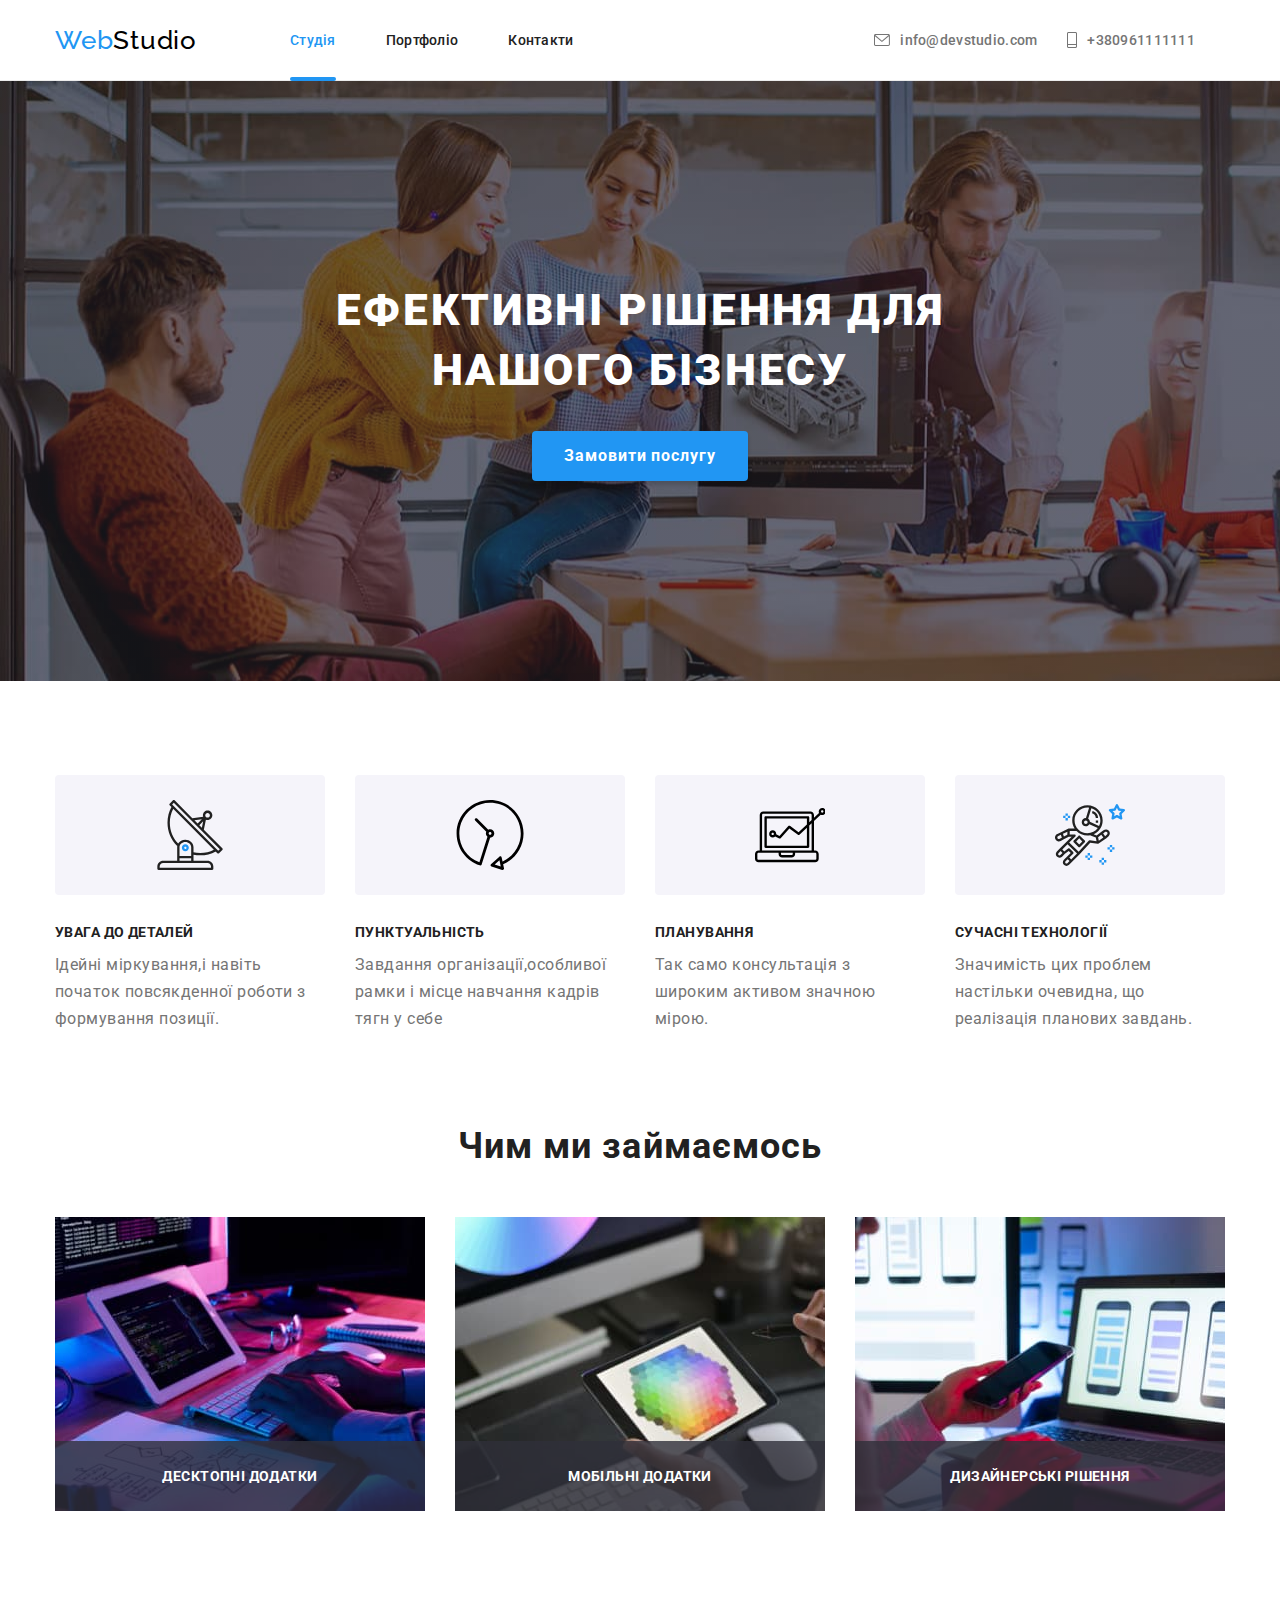
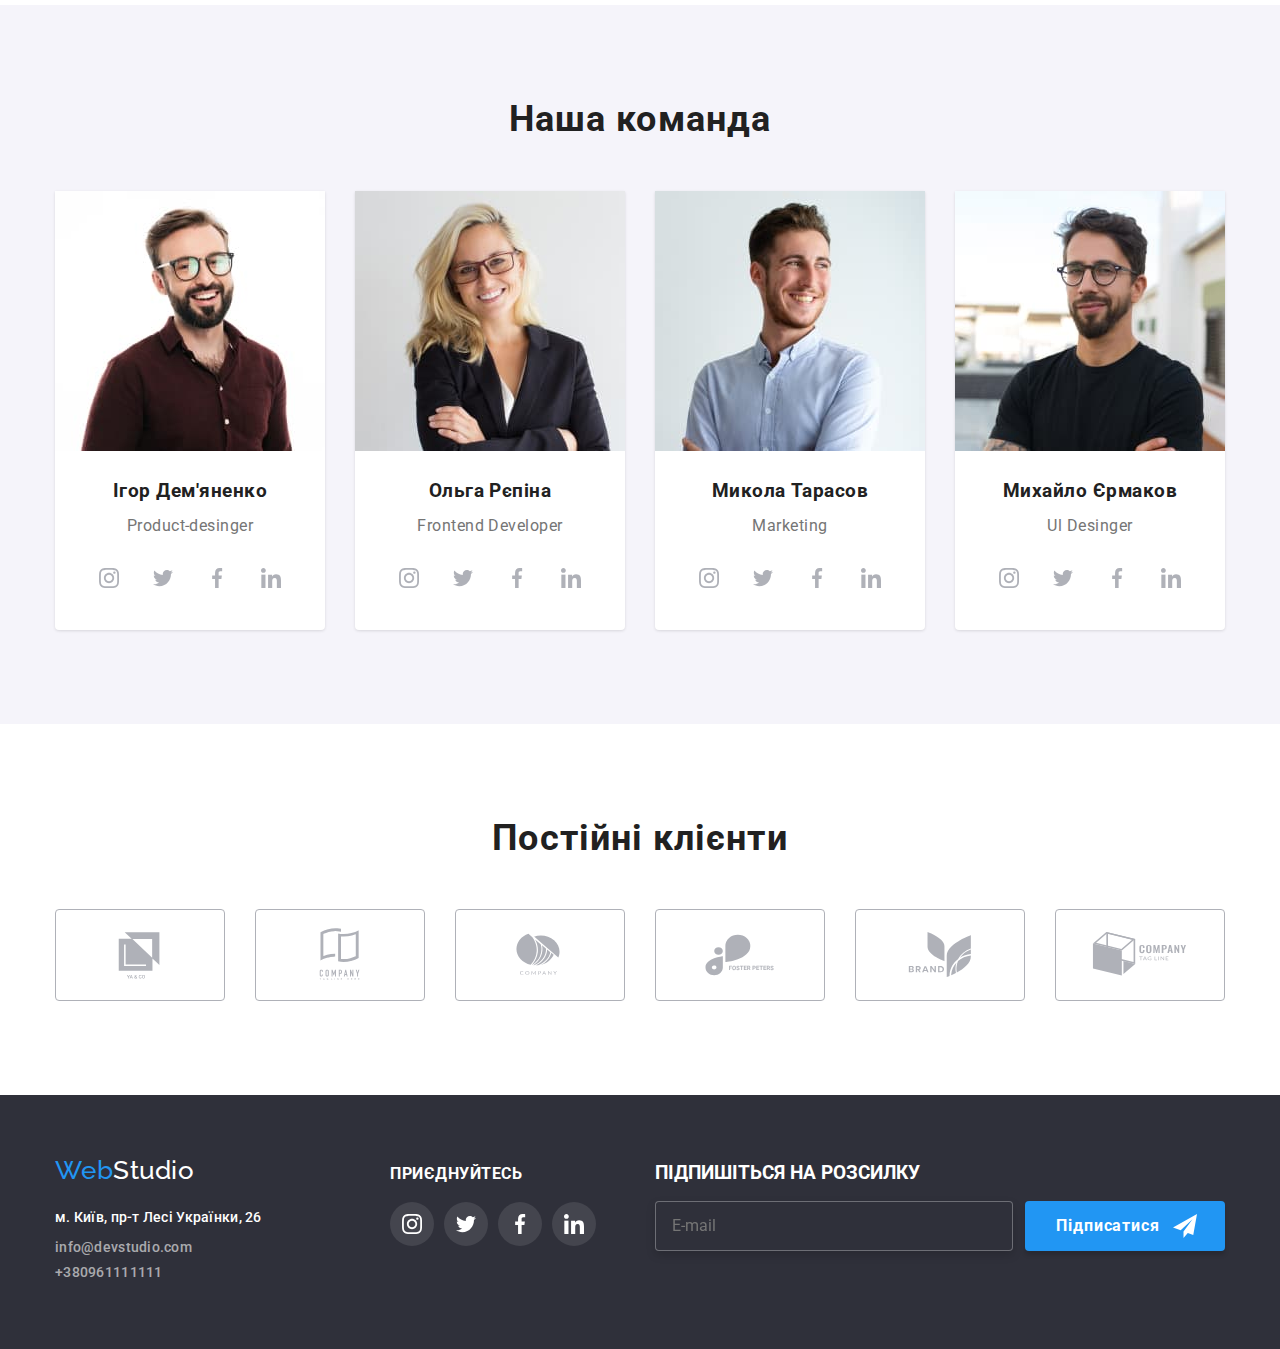
<file: index.html>
<!DOCTYPE html>
<html lang="uk">

<head>
  <meta charset="UTF-8" />
  <meta http-equiv="X-UA-Compatible" content="IE=edge" />
  <meta name="viewport" content="width=device-width, initial-scale=1.0" />
  <title>Ідеї для бізнесу</title>
  <link rel="stylesheet" href="https://cdnjs.cloudflare.com/ajax/libs/modern-normalize/1.1.0/modern-normalize.min.css">
  <link rel="stylesheet" href="./styles/styles.css" />
  <link rel="preconnect" href="https://fonts.googleapis.com" />
  <link rel="preconnect" href="https://fonts.gstatic.com" crossorigin />
  <link href="https://fonts.googleapis.com/css2?family=Raleway:wght@700&family=Roboto:wght@400;500;700;900&display=swap"
    rel="stylesheet" />
</head>

<body>
  <header class="header">
    <div class="conteiner box">
      <a href="./index.html" lang="en" class="logo link">
        <span class="logo-web">Web</span><span class="logo-studio">Studio</span>
      </a>
      <nav class="link link">
        <ul class="navigation list">
          <li><a class="link-curent link" href="#">Студія</a></li>
          <li><a class="link-pk link" href="portfolio.html">Портфоліо</a></li>
          <li><a class="link-k link" href="#">Контакти</a></li>
        </ul>
      </nav>
      <ul class="contacts-title list">
        <li class="fhone"><a class="mail link" href="mail:info@devstudio.com">
            <svg class="icon-b" width="16" height="12">
              <use href="./images/symbol-defs.svg#icon-lettr"></use>
            </svg>info@devstudio.com</a>
        </li>
        <li class="phone">
          <a href="+380961111111" class="mail link"><svg class="icon-b" width="10" height="16">
              <use href="./images/symbol-defs.svg#head-tel"></use>
            </svg>+380961111111</a>
        </li>
      </ul>
    </div>
  </header>
  <main>

    <section class="section-hero-title">
      <div class="conteiner">
        <h1 class="hero-title">Ефективні рішення для нашого бізнесу</h1>
        <button class="button" type="button" data-modal-open>Замовити послугу</button>
      </div>


    </section>
    <section class="section">
      <div class="conteiner benefit">
        <h2 class="visually-hidden ">Переваги</h2>
        <ul class="list list card-set ">
          <li class="benefit-li">
            <div class="border-box"><svg class="icon-brand-n" width="70" height="70">
                <use href="./images/symbol-defs.svg#icon-antenna"></use>
              </svg></div>
            <h3 class="benefit-title">Увага до деталей</h3>
            <p class="benefit-title-text">
              Ідейні міркування,і навіть початок повсякденної роботи з
              формування позиції.
            </p>
          </li>


          <li class="benefit-li">
            <div class="border-box"><svg class="icon-brand-n" width="70" height="70">
                <use href="./images/symbol-defs.svg#icon-timer"></use>
              </svg></div>
            <h3 class="benefit-title">Пунктуальність</h3>
            <p class="benefit-title-text">
              Завдання організації,особливої рамки i місце навчання кадрів тягн
              у себе
            </p>
          </li>


          <li class="benefit-li">
            <div class="border-box"><svg class="icon-bran-n" width="70" height="70">
                <use href="./images/symbol-defs.svg#icon-pk"></use>
              </svg></div>
            <h3 class="benefit-title">Планування</h3>
            <p class="benefit-title-text">
              Так само консультація з широким активом значною мірою.
            </p>
          </li>

          <li class="benefit-li">
            <div class="border-box"><svg class="icon-brand-n" width="70" height="70">
                <use href="./images/symbol-defs.svg#icon-ocsmo"></use>
              </svg></div>
            <h3 class="benefit-title">Сучасні технології</h3>
            <p class="benefit-title-text">
              Значимість цих проблем настільки очевидна, що реалізація планових
              завдань.
            </p>
          </li>

        </ul>
      </div>
    </section>

    <section class="benefit">
      <div class="conteiner">
        <h2 class="benefit-title-main">Чим ми займаємось</h2>
        <ul class="list list-card">
          <li class="images">
            <img src="./images/keybord.jpg" alt="друкують на клавіатурі" width="370" />
            <h3 class="push-text">десктопні додатки</h3>
          </li>
          <li class="images">
            <img src="./images/notebook.jpg" alt="в руці планшет" width="370" />
            <h3 class="push-text">Мобільні додатки</h3>
          </li>
          <li class="images">
            <img src="./images/smartphone.jpg" alt="в руці смартфон" width="370">

            <h3 class="push-text">Дизайнерські рішення</h3>
          </li>

        </ul>
      </div>
    </section>

    <section class="benefit-title-list">
      <div class="conteiner">
        <h2 class="benefit-title-main">Наша команда</h2>
        <ul class="fhoto-our-team list">
          <li class="photo-card">
            <img class="photo-person" src="./images/demyanenko.jpg" alt="ігор дем'яненко" width="270" />
            <div class="name">
              <h3 class="person-name-title">Ігор Дем'яненко</h3>
              <p class="benefit-title-text" lang="en">Product-desinger</p>
            </div>

            <ul class="net-list list">
              <li class="net-item"><a href="#" class="net-link list"><svg class="net-icon" width="20" height="20">
                    <use href="./images/symbol-defs.svg#icon-instagram"></use>
                  </svg></a></li>
              <li class="net-item"><a href="#" class="net-link list"><svg class="net-icon" width="20" height="20">
                    <use href="./images/symbol-defs.svg#icon-twitter"></use>
                  </svg></a> </li>
              <li class="net-item"><a href="#" class="net-link list"><svg class="net-icon" width="20" height="20">
                    <use href="./images/symbol-defs.svg#icon-facebook"></use>
                  </svg></a> </li>
              <li class="net-item"><a href="#" class="net-link"><svg class="net-icon" width="20" height="20">
                    <use href="./images/symbol-defs.svg#icon-linkedin"></use>
                  </svg> </a> </li>
            </ul>





          <li class="photo-card">
            <img class="photo-person" src="./images/repina.jpg" alt="ольга рєпіна" width="270" />
            <div class="name">
              <h3 class="person-name-title">Ольга Рєпіна</h3>

              <p class="benefit-title-text" lang="en">Frontend Developer</p>
            </div>
            <ul class="net-list list">
              <li class="net-item"><a href="#" class="net-link list"><svg class="net-icon" width="20" height="20">
                    <use href="./images/symbol-defs.svg#icon-instagram"></use>
                  </svg></a></li>
              <li class="net-item"><a href="#" class="net-link list"><svg class="net-icon" width="20" height="20">
                    <use href="./images/symbol-defs.svg#icon-twitter"></use>
                  </svg></a> </li>
              <li class="net-item"><a href="#" class="net-link list"><svg class="net-icon" width="20" height="20">
                    <use href="./images/symbol-defs.svg#icon-facebook"></use>
                  </svg></a> </li>
              <li class="net-item"><a href="#" class="net-link"><svg class="net-icon" width="20" height="20">
                    <use href="./images/symbol-defs.svg#icon-linkedin"></use>
                  </svg> </a> </li>
            </ul>


          <li class="photo-card">
            <img class="photo-person" src="./images/tarasov.jpg" alt="микола тарасов" width="270" />
            <div class="name">
              <h3 class="person-name-title">Микола Тарасов</h3>

              <p class="benefit-title-text" lang="en">Marketing</p>
            </div>
            <ul class="net-list list">
              <li class="net-item"><a href="#" class="net-link list"><svg class="net-icon" width="20" height="20">
                    <use href="./images/symbol-defs.svg#icon-instagram"></use>
                  </svg></a></li>
              <li class="net-item"><a href="#" class="net-link list"><svg class="net-icon" width="20" height="20">
                    <use href="./images/symbol-defs.svg#icon-twitter"></use>
                  </svg></a> </li>
              <li class="net-item"><a href="#" class="net-link list"><svg class="net-icon" width="20" height="20">
                    <use href="./images/symbol-defs.svg#icon-facebook"></use>
                  </svg></a> </li>
              <li class="net-item"><a href="#" class="net-link"><svg class="net-icon" width="20" height="20">
                    <use href="./images/symbol-defs.svg#icon-linkedin"></use>
                  </svg> </a> </li>
            </ul>


          <li class="photo-card">
            <img class="photo-person" src="./images/ermakov.jpg" alt="михайло єрмаков" width="270" />
            <div class="name">
              <h3 class="person-name-title">Михайло Єрмаков</h3>
              <p class="benefit-title-text" lang="en">Ul Desinger</p>
            </div>
            <ul class="net-list list">
              <li class="net-item"><a href="https://www.instagram.com/" class="net-link list"><svg class="net-icon"
                    width="20" height="20">
                    <use href="./images/symbol-defs.svg#icon-instagram"></use>
                  </svg></a></li>
              <li class="net-item"><a href="#" class="net-link list"><svg class="net-icon" width="20" height="20">
                    <use href="./images/symbol-defs.svg#icon-twitter"></use>
                  </svg></a> </li>
              <li class="net-item"><a href="#" class="net-link list"><svg class="net-icon" width="20" height="20">
                    <use href="./images/symbol-defs.svg#icon-facebook"></use>
                  </svg></a> </li>
              <li class="net-item"><a href="#" class="net-link"><svg class="net-icon" width="20" height="20">
                    <use href="./images/symbol-defs.svg#icon-linkedin"></use>
                  </svg> </a> </li>

            </ul>
        </ul>

      </div>
    </section>
    <section>
      <div class="conteiner">
        <h2 class="benefit-title-main">Постійні клієнти</h2>
        <ul class="brand-list list">
          <li class="ussualy-brand"><a href="#" class="net-ussually-brand"><svg class="icon-brand" width="106"
                height="60">
                <use href="./images/symbol-defs.svg#icon-logo"></use>
              </svg></a></li>
          <li class="ussualy-brand"><a href="#" class="net-ussually-brand"><svg class="icon-brand" width="106"
                height="60">
                <use href="./images/symbol-defs.svg#icon-logocompany"></use>
              </svg></a></li>
          <li class="ussualy-brand"><a href="#" class="net-ussually-brand"><svg class="icon-brand" width="106"
                height="60">
                <use href="./images/symbol-defs.svg#icon-logoseccond"></use>
              </svg></a></li>
          <li class="ussualy-brand"><a href="#" class="net-ussually-brand"><svg class="icon-brand" width="106"
                height="60">
                <use href="./images/symbol-defs.svg#icon-foster"></use>
              </svg></a></li>

          <li class="ussualy-brand"><a href="#" class="net-ussually-brand"><svg class="icon-brand" width="106"
                height="60">
                <use href="./images/symbol-defs.svg#icon-logobrand"></use>
              </svg></a></li>

          <li class="ussualy-brand"><a href="#" class="net-ussually-brand"><svg class="icon-brand" width="106"
                height="60">
                <use href="./images/symbol-defs.svg#icon-companytag"></use>
              </svg></a></li>
        </ul>
      </div>
    </section>
  </main>
  <footer class="address address-main">
    <div class="conteiner">
      <div class="end">
        <div class="footer-other">
          <div class="footer-1">

            <a href="./index.html" lang="en" class="logo-foot link">
              <span class="logo-web">Web</span><span class="logo-studio-white">Studio</span>
            </a>
            <address>
              <ul class="address list">
                <li>
                  <a class="link-google-maps link" href="https://goo.gl/maps/CPtrU1FHBa2aNyZL9" target="_blank"
                    rel="noopener noreferrer nofollow">м. Київ, пр-т Лесі Українки, 26</a>
                </li>
                <li>
                  <a class="mail-foot link" href="mail:info@devstudio.com">info@devstudio.com</a>
                </li>
                <li>
                  <a class="mail-foot link" href="tel:+380961111111">+380961111111</a>
              </ul>
            </address>
          </div>
          <div class="footer-other-p">
            <h3 class="title-footer">Приєднуйтесь</h3>
            <ul class="f-net-list list">
              <li class="f-net-item"><a href="#" class="net-link-foot list"><svg class="f-net-icon" width="20"
                    height="20">
                    <use href="./images/symbol-defs.svg#icon-instagram"></use>
                  </svg></a> </li>
              <li class="f-net-item"><a href="#" class="net-link-foot"><svg class="f-net-icon" width="20" height="20">
                    <use href="./images/symbol-defs.svg#icon-twitter"></use>
                  </svg></a> </li>
              <li class="f-net-item"><a href="#" class="net-link-foot list"><svg class="f-net-icon" width="20"
                    height="20">
                    <use href="./images/symbol-defs.svg#icon-facebook"></use>
                  </svg></a> </li>
              <li class="f-net-item"><a href="#" class="net-link-foot"><svg class="f-net-icon" width="20" height="20">
                    <use href="./images/symbol-defs.svg#icon-linkedin"></use>
                  </svg></a> </li>
            </ul>
          </div>


          <div class="other">
            <h3 class="signature">Підпишіться на розсилку</h3>

            <form class="reg">
              <label class="label-reg" for="mail">
                <input class="input-mailing" type="email" placeholder="E-mail" class="placeholder-text
                  " name="mail" id="mail" />

              </label>

              <button class="button-form" type="submit"><svg class="icon-send" width="24" height="24">
                  <use href="./images/symbol-defs.svg#icon-send"></use>
                </svg>Підписатися</button>

            </form>

          </div>




        </div>
      </div>
    </div>
  </footer>
  <div class="backtrop is-hidden" data-modal>
    <div class="modal">
      <button class="button-close icon" type="button" data-modal-close><svg width="17" height="17">
          <use href="./images/symbol-defs.svg#icon-close"></use>
        </svg></button>

      <div role="group" class="form">


        <h3 class="form-h">Залиште свої дані, ми вам передзвонимо</h3>
        <form class="js-speaker-form">


          <label class="label-modal" for="name">Ім'я
            <span class="input-wrapper"><input class="input" type="text" name="name" id="name" placeholder />
              <svg class="icon-send-person icon" width="12" height="12">
                <use href="./images/symbol-defs.svg#icon-user"></use>
              </svg></span></label>


          <label class="label-modal" for=tel>Телефон
            <span class="input-wrapper"><input class="input" type="tel" name="tel" id="tel" />
              <svg class="icon-smart icon" width="13" height="13">
                <use href="./images/symbol-defs.svg#icon-tel"></use>
              </svg></span></label>


          <label class="label-modal" for="email">Пошта
            <span class="input-wrapper"><input class="input" type="email" name="email" id="email" /><svg
                class="icon-letter icon" width="15" height="12">
                <use href="./images/symbol-defs.svg#icon-letter"></use>
              </svg></span></label>

          <label class="label-textcoment" for="comment">Коментар
            <textarea class="placeholder" name="comment" rows="5" placeholder="Введіть текст"
              id="comment"></textarea></label>


          <div class="modal-checkbox">
            <label for="admission" class="chexbox-label">
              <input class="checkbox-input" type="checkbox" name="admission" id="admission" value="accept" required />
              <svg class="checkbox-icon" width="9" height="">
                <use href="./images/symbol-defs.svg#icon-check"></use>
              </svg>
              Погоджуюся з розсилкою та приймаю
              <a class="checkbox-contract-terms" href="#">Умови договору</a>
            </label>
          </div>



          <button class="button-form-modal button" type="submit">Відправити</button>
        </form>
      </div>
    </div>

  </div>
  <script src="./js/modal.js"></script>
  <script>
    (() => {
      document.querySelector('.js-speaker-form').addEventListener('submit', e => {
        e.preventDefault();

        new FormData(e.currentTarget).forEach((value, name) =>
          console.log(`${name}: ${value}`),
        );

        e.currentTarget.reset();
      });
    })();
  </script>
</body>

</html>
</file>
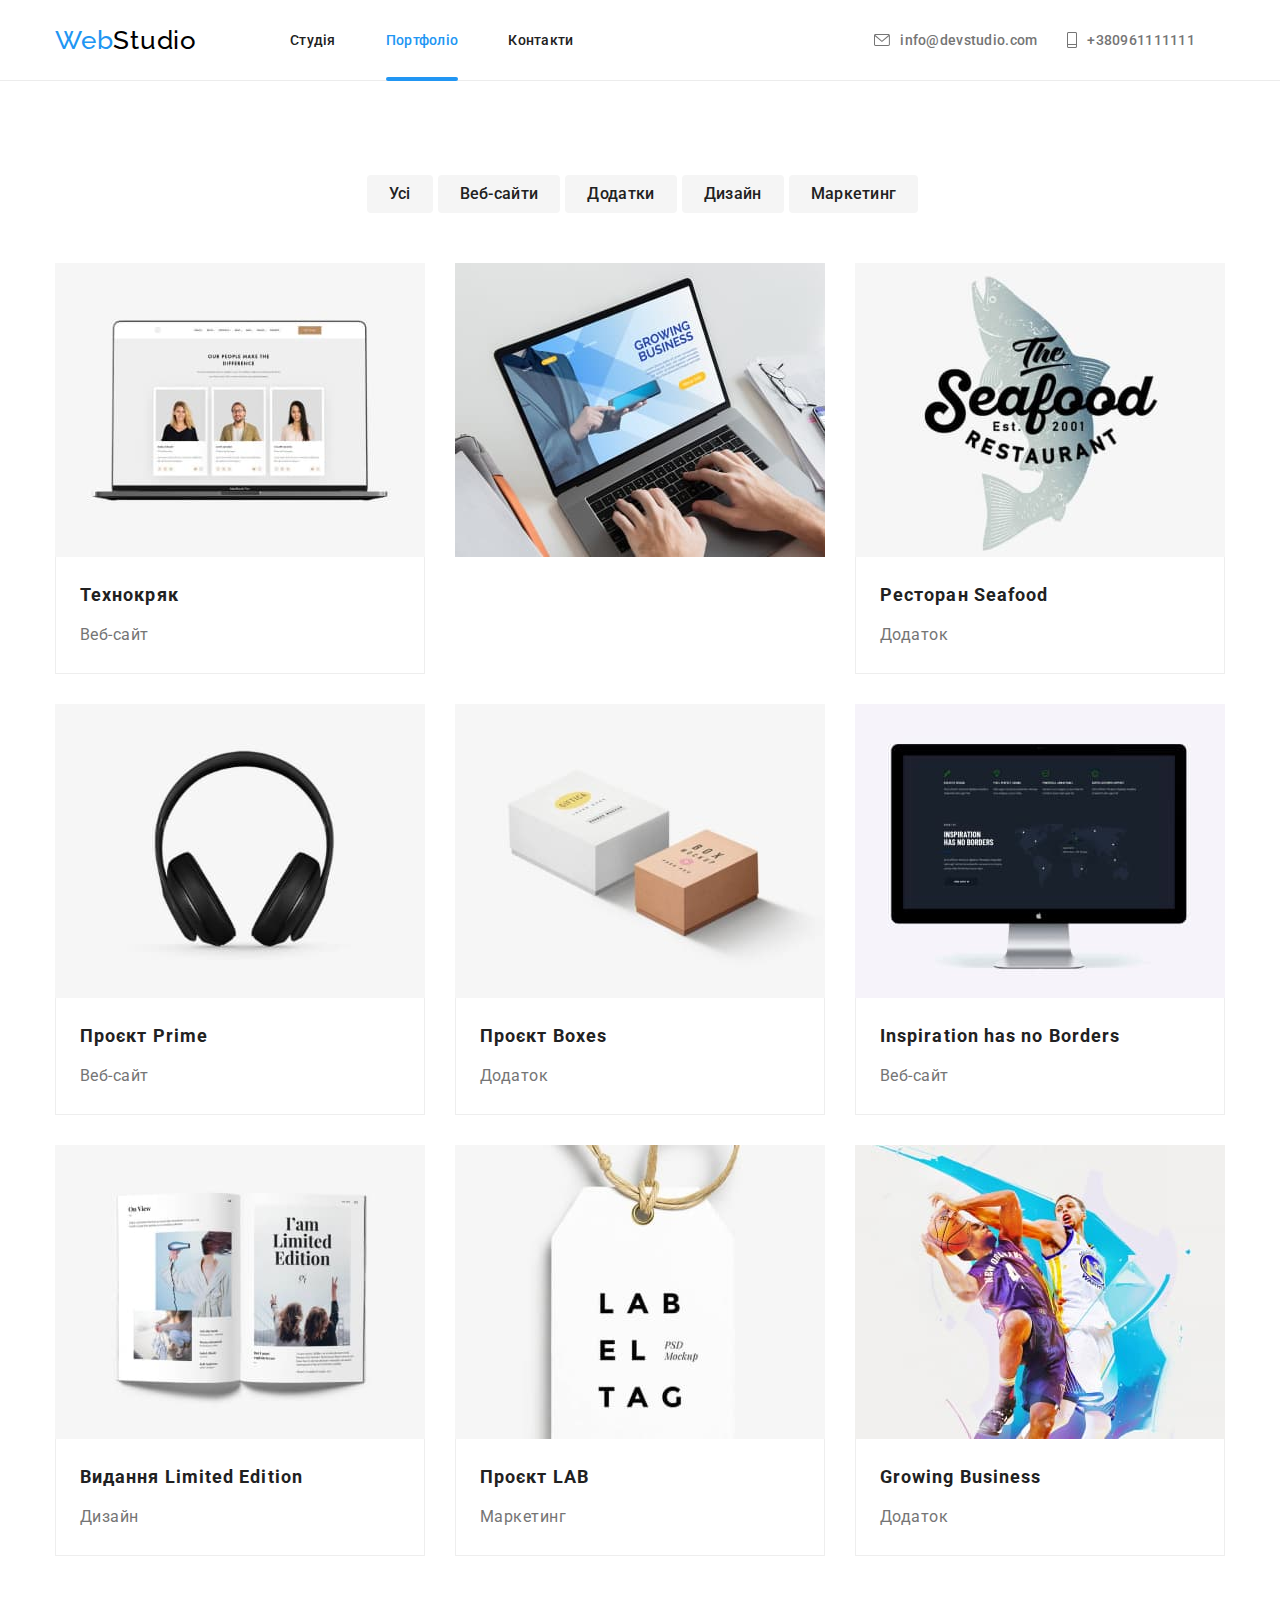
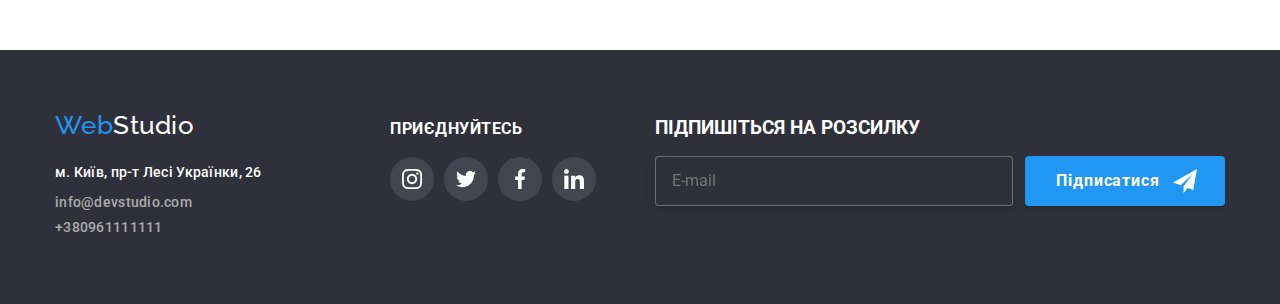
<file: portfolio.html>
<!DOCTYPE html>
<html lang="en">

<head>
  <meta charset="UTF-8" />
  <meta http-equiv="X-UA-Compatible" content="IE=edge" />
  <meta name="viewport" content="width=device-width, initial-scale=1.0" />
  <title>portfolio</title>
  <link rel="stylesheet"
    href="https://cdnjs.cloudflare.com/ajax/libs/modern-normalize/1.1.0/modern-normalize.min.css" />
  <link rel="stylesheet" href="./styles/styles.css" />
  <link href="https://fonts.googleapis.com/css2?family=Raleway:wght@700&family=Roboto:wght@400;500;700;900&display=swap"
    rel="stylesheet" />
</head>

<body>
  <header class="header">
    <div class="conteiner box">
      <a href="./index.html" lang="en" class="logo link">
        <span class="logo-web">Web</span><span class="logo-studio">Studio</span>
      </a>
      <nav class="link link">
        <ul class="navigation list">
          <li><a class="link-curent-p link" href="index.html">Студія</a></li>
          <li>
            <div class="link-port-t"><a class="link-portfolio link" href="portfolio.html">Портфоліо</a>
            </div>
          </li>
          <li><a class="link-k link" href="#">Контакти</a></li>
        </ul>
      </nav>

      <ul class="contacts-title list">
        <li class="fhone"><a class="mail link" href="mail:info@devstudio.com">
            <svg class="icon-b" width="16" height="12">
              <use href="./images/symbol-defs.svg#icon-lettr"></use>
            </svg>info@devstudio.com</a>
        </li>
        <li class="phone">
          <a href="+380961111111" class="mail link"><svg class="icon-b" width="10" height="16">
              <use href="./images/symbol-defs.svg#head-tel"></use>
            </svg>+380961111111</a>
        </li>
      </ul>
    </div>
  </header>

  <main>
    <section>
      <div class="conteiner">
        <ul class="nav-portfolio list">
          <li>
            <button class="button-portfolio link" type="button">Усі</button>
          </li>
          <li>
            <button class="button-portfolio link" type="button">
              Веб-сайти
            </button>
          </li>
          <li>
            <button class="button-portfolio link" type="button">
              Додатки
            </button>
          </li>
          <li>
            <button class="button-portfolio link" type="button">
              Дизайн
            </button>
          </li>
          <li>
            <button class="button-portfolio link" type="button">
              Маркетинг
            </button>
          </li>
        </ul>

        <div class="flex-conteiner">
          <h1 class="visually-hidden">Портфоліо</h1>
          <ul class="images-port list">

            <li class="list-photo-portfolio">
              <div class="overlay">

                <a href="#" class="list-title-port">
                  <div class="image-box"><img src="./images/teh.jpg" alt="веб-сайт" width="370">
                    <div class="portfolio-overlay">
                      <p>Ресурс пропонує комплексні пропозиції з різним рівнем функціоналу та сервісів. Все це дозволить
                        відвідувачу отримати вичерпні відомості про компанію чи приватну особу.
                      </p>
                    </div>
                  </div>
                  <div class="block">
                    <h2 class="title-main">Технокряк</h2>
                    <p class="title-text-title">Веб-сайт</p>
                  </div>
                </a>
              </div>
            </li>
            <li class="list-photo-portfolio">
              <div class="overlay">
                <a href="#" class="list-title-port">
                  <div class="image-box"><img class="images-title" src="./images/owingbusiness.jpg" alt="Постер"
                      width="370" />
                    <div class="portfolio-overlay">
                      <p>Ресурс пропонує комплексні пропозиції з різним рівнем функціоналу та сервісів. Все це дозволить
                        відвідувачу отримати вичерпні відомості про компанію чи приватну особу.
                      </p>


                      <div class="block">
                        <h2 class="title-main">Постер New Orlean vs Golden Star</h2>
                        <p class="title-text-title">Дизайн</p>
                      </div>
                </a>
              </div>
            </li>
            <li class="list-photo-portfolio">
              <div class="overlay">
                <a href="#" class="list-title-port">
                  <div class="image-box"><img class="images-title" src="./images/seafood.jpg" alt="додаток"
                      width="370" />
                    <div class="portfolio-overlay">
                      <p>Ресурс пропонує комплексні пропозиції з різним рівнем функціоналу та сервісів. Все це дозволить
                        відвідувачу отримати вичерпні відомості про компанію чи приватну особу.
                      </p>
                    </div>
                  </div>
                  <div class="block">
                    <h2 class="title-main">Ресторан Seafood</h2>
                    <p class="title-text-title">Додаток</p>
                  </div>
                </a>
            </li>
            <li class="list-photo-portfolio">
              <div class="overlay">
                <a href="#" class="list-title-port">
                  <div class="image-box"><img class="images-title" src="./images/prime.jpg" alt="Маркетинг"
                      width="370" />
                    <div class="portfolio-overlay">
                      <p>Ресурс пропонує комплексні пропозиції з різним рівнем функціоналу та сервісів. Все це дозволить
                        відвідувачу отримати вичерпні відомості про компанію чи приватну особу.
                      </p>
                    </div>
                  </div>
                  <div class="block">
                    <h2 class="title-main">Проєкт Prime</h2>
                    <p class="title-text-title">Веб-сайт</p>
                  </div>
                </a>
            </li>
            <li class="list-photo-portfolio">
              <div class="overlay">
                <a href="#" class="list-title-port">
                  <div class="image-box"><img class="images-title" src="./images/boxes.jpg" alt="додаток" width="370" />
                    <div class="portfolio-overlay">
                      <p>Ресурс пропонує комплексні пропозиції з різним рівнем функціоналу та сервісів. Все це дозволить
                        відвідувачу отримати вичерпні відомості про компанію чи приватну особу.
                      </p>
                    </div>
                  </div>
                  <div class="block">
                    <h2 class="title-main">Проєкт Boxes</h2>
                    <p class="title-text-title">Додаток</p>
                  </div>
                </a>
            </li>
            <li class="list-photo-portfolio">
              <div class="overlay">
                <a href="#" class="list-title-port">
                  <div class="image-box"><img class="images-title" src="./images/borders.jpg" alt="дизайн"
                      width="370" />
                    <div class="portfolio-overlay">
                      <p>Ресурс пропонує комплексні пропозиції з різним рівнем функціоналу та сервісів. Все це дозволить
                        відвідувачу отримати вичерпні відомості про компанію чи приватну особу.
                      </p>
                    </div>
                  </div>
                  <div class="block">
                    <h2 class="title-main">Inspiration has no Borders</h2>
                    <p class="title-text-title">Веб-сайт</p>
                  </div>
                </a>
            </li>

            <li class="list-photo-portfolio">
              <div class="overlay">
                <a href="#" class="list-title-port">
                  <div class="image-box"><img class="images-title" src="./images/edition.jpg" alt="дизайн"
                      width="370" />
                    <div class="portfolio-overlay">
                      <p>Ресурс пропонує комплексні пропозиції з різним рівнем функціоналу та сервісів. Все це дозволить
                        відвідувачу отримати вичерпні відомості про компанію чи приватну особу.
                      </p>
                    </div>
                  </div>
                  <div class="block">
                    <h2 class="title-main">Видання Limited Edition</h2>
                    <p class="title-text-title">Дизайн</p>
                  </div>
                </a>
            </li>
            <li class="list-photo-portfolio">
              <div class="overlay">
                <a href="#" class="list-title-port">
                  <div class="image-box"><img class="images-title" src="./images/lab.jpg" alt="заставка" width="370" />
                    <div class="portfolio-overlay">
                      <p>Ресурс пропонує комплексні пропозиції з різним рівнем функціоналу та сервісів. Все це дозволить
                        відвідувачу отримати вичерпні відомості про компанію чи приватну особу.
                      </p>
                    </div>
                  </div>
                  <div class="block">
                    <h2 class="title-main">Проєкт LAB</h2>
                    <p class="title-text-title">Маркетинг</p>
                  </div>
                </a>
            </li>
            <li class="list-photo-portfolio">
              <div class="overlay">
                <a href="#" class="list-title-port">
                  <div class="image-box"><img class="images-title" src="./images/oldenstar.jpg" alt="додаток"
                      width="370" />
                    <div class="portfolio-overlay">
                      <p>Ресурс пропонує комплексні пропозиції з різним рівнем функціоналу та сервісів. Все це дозволить
                        відвідувачу отримати вичерпні відомості про компанію чи приватну особу.
                      </p>
                    </div>
                  </div>
                  <div class="block">
                    <h2 class="title-main">Growing Business</h2>
                    <p class="title-text-title">Додаток</p>
                  </div>
                </a>
            </li>
          </ul>
        </div>
      </div>
    </section>
  </main>
  <footer class="address address-main">
    <div class="conteiner">
      <div class="end">
        <div class="footer-other">
          <div class="footer-1">
            <a href="./index.html" lang="en" class="logo-foot link">
              <span class="logo-web">Web</span><span class="logo-studio-white">Studio</span>
            </a>
            <address>
              <ul class="address list">
                <li>
                  <a class="link-google-maps link" href="https://goo.gl/maps/CPtrU1FHBa2aNyZL9" target="_blank"
                    rel="noopener noreferrer nofollow">м. Київ, пр-т Лесі Українки, 26</a>
                </li>
                <li>
                  <a class="mail-foot link" href="mail:info@devstudio.com">info@devstudio.com</a>
                </li>
                <li>
                  <a class="mail-foot link" href="tel:+380961111111">+380961111111</a>
                </li>
              </ul>
            </address>
          </div>

          <div class="footer-other-p">
            <h3 class="title-footer">Приєднуйтесь</h3>
            <ul class="f-net-list list">
              <li class="f-net-item"><a href="#" class="net-link-foot list"><svg class="f-net-icon" width="20"
                    height="20">
                    <use href="./images/symbol-defs.svg#icon-instagram"></use>
                  </svg></a> </li>
              <li class="f-net-item"><a href="#" class="net-link-foot"><svg class="f-net-icon" width="20" height="20">
                    <use href="./images/symbol-defs.svg#icon-twitter"></use>
                  </svg></a> </li>
              <li class="f-net-item"><a href="#" class="net-link-foot list"><svg class="f-net-icon" width="20"
                    height="20">
                    <use href="./images/symbol-defs.svg#icon-facebook"></use>
                  </svg></a> </li>
              <li class="f-net-item"><a href="#" class="net-link-foot"><svg class="f-net-icon" width="20" height="20">
                    <use href="./images/symbol-defs.svg#icon-linkedin"></use>
                  </svg></a> </li>
            </ul>
          </div>
          <div class="other">
            <h3 class="signature">Підпишіться на розсилку</h3>

            <form class="reg">
              <label class="label-reg" for="mail">
                <span class="buttom-form-footer"> <input class="input-mailing" type="email" placeholder="E-mail"
                    name="mail" id="mail" /></span>

              </label>

              <button class="button-form" type="submit"><svg class="icon-send" width="24" height="24">
                  <use href="./images/symbol-defs.svg#icon-send"></use>
                </svg>Підписатися</button>

            </form>

          </div>
        </div>
      </div>
  </footer>
</body>

</html>
</file>
<file: styles/styles.css>
:root {
  --main-title-text-color: rgba(33, 33, 33, 1);
  --other-title-color: rgba(117, 117, 117, 1);
  --primary-background-color: rgba(47, 48, 58, 1);
  --aksent-text-other-color: rgba(255, 255, 255, 1);
  --other-link-color: rgba(33, 150, 243, 1);
  --secondary-fone-color: rgba(245, 244, 250, 1);
  --color-grey: rgba(255, 255, 255, 0.6);
  --color-border-images: rgba(238, 238, 238, 1);
}
* {
  padding: 0px;
  margin: 0px;
}
.visually-hidden {
  position: absolute;
  white-space: nowrap;
  width: 1px;
  height: 1px;
  overflow: hidden;
  border: 0;
  padding: 0;
  clip: rect(0 0 0 0);
  clip-path: inset(50%);
  margin: -1px;
}

section {
  padding-top: 94px;
  padding-bottom: 94px;
}

.conteiner box {
  padding-top: 0px;
  padding-bottom: 0px;
}
.conteiner {
  width: 100%;
  margin-left: auto;
  margin-right: auto;
  max-width: 1200px;
  padding: 0 15px;
}
.list {
  list-style: none;
  padding: 0;
  margin: 0;
}
.link {
  text-decoration: none;
  position: relative;
}
/* logo */

.logo {
  padding: 32px;
  padding-right: 0px;
}
.logo-web {
  font-size: 26px;
  line-height: 1.19;
  font-family: "raleway", "sans-serif";
  letter-spacing: 0.03em;
  color: rgba(33, 150, 243, 1);
}
.logo-studio {
  margin-right: 0;
  padding-right: 0;
  color: rgba(0, 0, 0, 1);
  font-family: "raleway", "sans-serif";
  font-size: 26px;
  letter-spacing: 0.03em;
  line-height: 1.19;
}

.logo:hover {
  color: var(--other-link-color);
}

/*body*/

body {
  font-weight: 400;
  background-color: var(--aksent-text-other-color);
  font-family: "roboto", "sans-serif";
  color: var(--main-title-text-color);
}
.flex-conteiner {
  text-decoration: none;
}
/* navigation*/

.link {
  display: block;
  font-weight: 500;
  font-size: 14px;
  line-height: 16px;
  letter-spacing: 0.02em;
  padding: 0px;
  color: var(--main-title-text-color);
  transition-property: color;

  transition-duration: 250ms;
  transition-timing-function: cubic-bezier(0.4, 0, 0.2, 1);
}
.link:hover {
  color: var(--other-link-color);
}

.link-curent {
  color: var(--other-link-color);
  padding: 32px 0;
  margin: 0px;
}

.link-pk {
  padding: 32px 0;
  margin-left: 50px;
}

.link-portfolio {
  color: var(--other-link-color);
  padding: 32px 0;
}

.link-pk:hover {
  color: var(--other-link-color);
}

.link:focus {
  color: var(--other-link-color);
}
.link-k {
  padding: 32px 0;
  margin-left: 50px;
}

.link-curent-p {
  padding: 32px 0;
  margin-right: 50px;
}

/*contacts*/

.mail {
  display: block;
  padding: 32px 0;
  color: var(--other-title-color);
  font-weight: 500;
  font-size: 14px;
  line-height: 1.142;
  letter-spacing: 0.02em;
}
.mail:hover,
.mail:focus {
  fill: var(--other-link-color);
}

/*hero title*/

.section-hero-title {
  text-align: center;
  padding: 200px 0;
  background-color: var(--primary-background-color);
}

.hero-title {
  margin: auto;
  display: inline-block;
  text-transform: uppercase;
  font-size: 44px;
  font-weight: 900;
  line-height: 1.36;
  letter-spacing: 0.06em;
  max-width: 696px;
  margin: 0 auto 30px auto;
  color: var(--aksent-text-other-color);
}

/*button*/

.button {
  padding-top: 10 px;
  padding-bottom: 10px;
  padding-left: 32px;
  padding-top: 10px;
  padding-right: 32px;
  text-align: center;
  border-radius: 4px;
  box-shadow: 0px 4px 4px rgba(0, 0, 0, 0.15);
  border-color: var(--other-link-color);
  border: none;
  cursor: pointer;
  font-family: "roboto", sans-serif;
  font-family: inherit;
  font-weight: 700;
  font-size: 16px;
  line-height: 1.87;
  letter-spacing: 0.06em;
  display: flex;
  margin: 0 auto;
  align-items: center;
  background-color: var(--other-link-color);
  color: var(--aksent-text-other-color);
  transition-property: background-color;
  transition-duration: 250ms;
  transition-timing-function: cubic-bezier(0.4, 0, 0.2, 1);
}

.button:hover {
  background-color: #188ce8;
}
.button:focus {
  color: white;
}
.button:active {
  color: #188ce8;
}

/*benefit-title*/

.name {
  text-align: center;
  padding-top: 30px;
  padding-bottom: 16px;
}
.benefit-conteiner {
  padding-top: 0px;
}

.benefit-title-text {
  color: rgba(117, 117, 117, 1);
  font-size: 16px;
  letter-spacing: 0.03em;
  line-height: 1.7;
  color: var(--other-title-color);
}

.benefit-li {
  width: calc(100% / 4 - 30px / 4 * 3);
}

.benefit {
  padding-top: 0px;
}

.benefit-title-main {
  margin-bottom: 50px;
  text-align: center;
  font-weight: 700;
  font-size: 36px;
  letter-spacing: 0.03em;
}

.card-set {
  padding-top: 0px;
  justify-content: space-between;
}
.benefit {
  margin-bottom: 0px;
}
.benefit-list:last-child {
  margin-right: 0px;
}

.benefit-title {
  display: block;
  margin-top: 30px;
  margin-bottom: 10px;
  text-transform: uppercase;
  font-weight: 700;
  font-size: 14px;
  line-height: 1.14;
  letter-spacing: 0.03em;
}
.benefit-title-list {
  background-color: var(--secondary-fone-color);
  letter-spacing: 0.03em;
}
.fhoto-our-team > li {
  background-color: var(--aksent-text-other-color);
}

/*footer*/

.logo-studio-white {
  color: var(--aksent-text-other-color);
  font-family: "raleway", "sant serif";
  font-size: 26px;
  line-height: 1.19;
}

.address {
  font-style: normal;
}

.link-google-maps {
  color: var(--aksent-text-other-color);
  font-size: 14px;

  line-height: 1.71;
}
.link-google-maps:hover {
  color: var(--other-link-color);
}

/* fill: currentColor*/
.mail {
  margin-right: 30px;
  display: flex;
  align-items: center;
  fill: var(--other-title-color);
}
.mail-foot {
  margin-bottom: 9px;
  color: var(--color-grey);
}
.contacts-title {
  display: flex;
  justify-items: center;
  align-items: center;
}

.mail:hover {
  fill: var(--other-link-color);
}
.mail:hover .icon-b {
  fill: var(--other-link-color);
}

/*portfolio*/

/*navigation*/

/*button*/
.button-portfolio {
  cursor: pointer;
  box-shadow: none;
  background-color: #f5f4fa;
  font-size: 16px;
  font-weight: 500;
  line-height: 1.62;
  border-radius: 4px;
  background: #f5f5f5;
  margin-left: 5px;
  padding-top: 6px;
  padding-right: 22px;
  padding-left: 22px;
  padding-bottom: 6px;
  border: #ffffff;
  transition-property: var(--color-border-images);
  transition-duration: 250ms;
  transition-timing-function: cubic-bezier(0.4, 0, 0.2, 1);
}
.button-portfolio:hover {
  background-color: var(--other-link-color);
  color: var(--aksent-text-other-color);
}
.button-portfolio:focus {
  background-color: var(--other-link-color);
  color: white;
}
.button-portfolio:hover {
  box-shadow: 0px 2px 2px 0px rgba(0, 0, 0, 0.12);
  box-shadow: 0px 1px 2px 0px rgba(0, 0, 0, 0.08);
  box-shadow: 0px 3px 1px 0px rgba(0, 0, 0, 0.1);
}

.button-portfolio:focus {
  box-shadow: 0px 2px 2px 0px rgba(0, 0, 0, 0.12);
  box-shadow: 0px 1px 2px 0px rgba(0, 0, 0, 0.08);
  box-shadow: 0px 3px 1px 0px rgba(0, 0, 0, 0.1);
}

.button-portfolio:active {
  color: var(--secondary-fone-color);
}

/*start*/

* {
  margin: 0px;
  padding: 0px;
}

/*header*/
.header {
  border-bottom: 1px solid rgba(236, 236, 236, 1);
}
.logo {
  padding: 24px 0;
  margin-left: 0;
  margin-right: 93px;
}

.box {
  display: flex;
  align-items: center;
  padding-bottom: 0px;
  padding-top: 0px;
}

.navigation {
  display: flex;
  align-items: center;
  position: relative;
}

.link-curent {
  display: flex;
  padding-left: 0px;
}

.link-curent::after {
  content: "";
  position: absolute;
  display: block;
  color: #2196f3;
  width: 100%;
  height: 4px;
  background: #2196f3;
  bottom: -1px;
  border-radius: 2px;
}
.link-portfolio::after {
  content: "";
  position: absolute;
  display: block;
  color: #2196f3;
  width: 100%;
  height: 4px;
  background: #2196f3;
  bottom: -1px;
  border-radius: 2px;
}

.link-port-t {
  position: relative;
}

.flex-conteiner-hero {
  justify-content: center;
  text-align: center;
}

/*Переваги*/

.images {
  width: calc(100% / 3 - 30px / 3 * 2);
}

.card-set {
  margin-left: auto;
  display: flex;
}

.card {
  display: flex;
  justify-content: space-between;
}
.benefit-conteiner {
  padding-left: auto;
}
.conteiner-text {
  display: flex;
}

.list-card {
  display: flex;
  justify-content: space-between;
}

.fhoto-our-team {
  display: flex;
  justify-content: space-between;
}

.fhoto-our-team:last-child {
  margin-right: 0px;
}

.photo-card {
  background: #ffffff;
  justify-content: space-between;
  box-shadow: 0px 2px 1px 0px rgba(0, 0, 0, 0.2);
  box-shadow: 0px 1px 1px 0px rgba(0, 0, 0, 0.14);
  box-shadow: 0px 1px 3px 0px rgba(0, 0, 0, 0.12);
  border-radius: 0px 0px 4px 4px;
}
.photo-card {
  width: calc(100% / 4 - 30px / 4 * 3);
}
.photo-card:last-child {
  margin-right: 0px;
}

.person-name-title {
  size: 16px;
  color: var(--main-title-text-color);
  padding-bottom: 10px;
  align-items: center;
  text-align: center;
}

.portfolio {
  display: flex;
  align-items: center;
  height: 80px;
}

.nav-portfolio {
  border-color: var(--secondary-fone-color);
  padding-bottom: 50px;
  display: flex;
  align-items: center;
  justify-content: center;
}
.title-main {
  padding-bottom: 4px;
  color: var(--main-title-text-color0);
  font-size: 18px;
  font-weight: 700;
  line-height: 2;
  letter-spacing: 0.06em;
  text-decoration: none;
}

.list-title-port {
  text-decoration: none;
  display: block;
  font-size: 18px;
  line-height: 36px;
  letter-spacing: 0.06em;
  color: var(--main-title-text-color);
}

.images-port {
  display: flex;
  flex-wrap: wrap;
  margin-right: -30px;
  margin-bottom: -30px;
}

.list-photo-portfolio {
  margin-right: 30px;
  margin-bottom: 30px;
}

.block {
  border-left: 1px solid #eeeeee;
  border-right: 1px solid #eeeeee;
  border-bottom: 1px solid #eeeeee;
  background: #ffffff;
  padding: 20px 24px 20px;
}

.list-title:last-child {
  margin-right: 0px;
}
.list-title:nth-last-child(-n + 3) {
  margin-bottom: 0px;
}

.end {
  padding-top: 60px;
  padding-bottom: 60px;
}

.logo-foot {
  display: inline-block;
  margin-bottom: 20px;
  padding-top: 0px;
}

.address {
  display: block;
  background-color: var(--primary-background-color);
}

img {
  display: block;
  max-width: 100%;
  height: auto;
}

.link-google-maps {
  margin-bottom: 9px;
}

.title-text-title {
  color: var(--other-title-color);
  font-size: 16px;
  letter-spacing: 0.03em;
}
.section-hero-title {
  max-width: 1600px;
  margin: auto;
  background-image: linear-gradient(
      to right,
      rgba(47, 48, 58, 0.4),
      rgba(47, 48, 58, 0.4)
    ),
    url(../images/hero.jpg);
}
.hero {
  padding-top: 0px;
}

.overlay {
  position: relative;
}
.portfolio-overlay {
  position: absolute;
  height: 100%;
  width: 100%;
  top: 0px;
  left: 0px;
  overflow: hidden;
  background-color: rgba(33, 150, 243, 0.9);
  padding: 24px;
  display: flex;
  align-items: center;
  color: rgba(255, 255, 255, 1);
  font-weight: 400;
  font-size: 18px;
  line-height: 1.56;
  letter-spacing: inherit;
  font-size: 18px;
  transform: translateY(101%);
  transition-duration: 250ms;
  transition-timing-function: cubic-bezier(0.4, 0, 0.2, 1);
}
.list-title-port:hover {
  display: block;
  box-shadow: 0px 1px 1px rgb(0 0 0 / 12%), 0px 4px 4px rgb(0 0 0 / 6%),
    1px 4px 6px rgb(0 0 0 / 16%);
}
.list-title-port:focus .portfolio-overlay {
  transform: translateY(0);
  display: block;
  box-shadow: 0px 1px 1px rgb(0 0 0 / 12%), 0px 4px 4px rgb(0 0 0 / 6%),
    1px 4px 6px rgb(0 0 0 / 16%);
}
.list-title-port:hover .portfolio-overlay {
  opacity: 1;
  transform: translateY(0%);
}

.list-title-port:focus .portfolio-overlay {
  opacity: 1;
  transform: translateY(0%);
}

.backtrop.is-hidden {
  opacity: 0;
  visibility: hidden;
  pointer-events: none;
}
.backtrop {
  position: fixed;
  top: 0px;
  left: 0;
  height: 100vh;
  width: 100vw;
  z-index: 1;
  background-color: rgba(0, 0, 0, 0.4);
  transition: opacity 250ms linear, visibility 250ms linear;
}
.backtrop.is-hidden.modal {
  transform: translate(-50%, -50%) scale(0.9);
}

.modal {
  position: absolute;
  width: 528px;
  background: #ffffff;
  display: flex;
  justify-content: end;
  box-shadow: 0px 1px 3px rgba(0, 0, 0, 0.12), 0px 1px 1px rgba(0, 0, 0, 0.14),
    0px 2px 1px rgba(0, 0, 0, 0.2);
  border-radius: 4px;
  top: 50%;
  left: 50%;
  transition-property: box-shadow;
  transition-duration: 250ms;
  transition-timing-function: cubic-bezier(0.4, 0, 0.2, 1);
  transform: scale(1) translate(-50%, -50%);
}
.button-close {
  position: absolute;
  top: 8px;
  right: 8px;
  height: 30px;
  width: 30px;
  cursor: pointer;
  justify-content: center;
  border-radius: 50%;
  display: flex;
  align-items: center;
  background: #ffffff;
  border: 1px solid rgba(0, 0, 0, 0.3);
}

.images {
  z-index: 0;
  position: relative;
}
.image-box {
  position: relative;
  overflow: hidden;
}
.push-text {
  font-family: Roboto;
  font-size: 14px;
  font-weight: 700;
  line-height: 16px;
  letter-spacing: 0.03em;
  align-items: center;
  display: flex;
  justify-content: center;
  padding: 10px;
  color: #ffffff;
  position: absolute;
  height: 70px;
  width: 100%;
  text-transform: uppercase;
  bottom: 0;
  background: rgba(47, 48, 58, 0.8);
}

/*soc-link*/
.list {
  list-style: none;
  margin-left: auto;
}
/*соцмережі карток*/
.net-link {
  cursor: pointer;
  width: 44px;
  height: 44px;
  display: flex;
  align-items: center;
  justify-content: center;
  background: #ffffff;
  border-radius: 50%;
  transition-property: color, background-color;
  transition-duration: 250ms;
  transition-timing-function: cubic-bezier(0.4, 0, 0.2, 1);
}

.net-link:hover .net-icon {
  fill: #ffffff;
}
.net-link:hover,
.net-link:focus {
  background-color: rgba(33, 150, 243, 1);
  fill: #ffffff;
}
.net-link:focus .net-icon {
  fill: #ffffff;
}
.net-link:hover {
  fill: #ffffff;
}
.net-link :focus {
  background-color: rgba(33, 150, 243, 1);
}
/*соцмережі карток*/

.net-list {
  display: flex;
  justify-content: center;
  gap: 10px;
  padding-bottom: 30px;
}

.net-icon {
  fill: rgba(175, 177, 184, 1);
}

.our-clients {
  padding-top: 0px;
  padding-bottom: 50px;

  font-size: 36px;
  font-weight: 700;
  letter-spacing: 0.03em;
  text-align: center;
  color: var(--main-title-text-color);
  padding-top: 50px;
}
.icon-brand {
  fill: rgba(175, 177, 184, 1);

  cursor: pointer;
}

.brand-list {
  display: flex;
  justify-content: space-between;
}

.icon-brand {
  color: rgba(33, 150, 243, 1);
  display: flex;
  align-items: center;
  justify-content: center;
}

.linier {
  color: rgba(33, 150, 243, 1);
}
.logo-box {
  display: block;
  margin: 0px;
  display: flex;
  justify-content: center;
}
.ussualy-brand {
  height: 92px;
  width: calc(100% / 6 - 30px / 6 * 5);
}

.net-ussually-brand {
  width: 100%;
  height: 100%;
  border-radius: 4px;
  border: 1px solid #afb1b8;
  display: flex;
  align-items: center;
  justify-content: center;
  transition-property: fill;
  transition-duration: 2250ms;
  transition-timing-function: cubic-bezier(0.4, 0, 0.2, 1);
}

.net-ussually-brand:hover {
  fill: var(--other-link-color);
  border-color: var(--other-link-color);
}

.net-ussually-brand:hover .icon-brand {
  fill: var(--other-link-color);
  border-color: var(--other-link-color);
}

.net-ussually-brand:focus {
  fill: var(--other-link-color);
}

.icon-brand {
  transition-property: fill;
  transition-duration: 250ms;
  transition-timing-function: cubic-bezier(0.4, 0, 0.2, 1);
}

.net-ussually-brand:focus .icon-brand {
  fill: var(--other-link-color);
}

.border-box {
  border-radius: 4px;
  align-items: center;
  justify-content: center;
  height: 120px;
  display: flex;
  background-color: rgba(245, 244, 250, 1);
}

.icon-b:hover {
  fill: rgba(33, 150, 243, 1);
}
.icon-b {
  margin-right: 10px;
  align-items: center;
}
.net-link-foot {
  cursor: pointer;
  width: 44px;
  height: 44px;
  display: flex;
  align-items: center;
  justify-content: center;
  background: rgba(255, 255, 255, 0.1);
  border-radius: 50%;
  transition-property: background-color;
  transition-duration: 250ms;
  transition-timing-function: cubic-bezier(0.4, 0, 0.2, 1);
}
.f-net-icon {
  fill: #ffffff;
}
.f-net-list {
  display: flex;
  justify-content: center;
  gap: 10px;
  padding-bottom: 30px;
}
.footer-other-p {
  display: inline-block;
  margin-left: 70px;
}

.footer-soc {
  display: flex;
  display: block;
  flex-direction: column;
}
.footer-other {
  display: flex;
  align-items: baseline;
  justify-content: space-between;
}
.title-footer {
  margin-bottom: 20px;
  font-style: normal;
  font-size: 16px;
  line-height: 16px;
  letter-spacing: 0.03em;
  text-transform: uppercase;

  color: #ffffff;
}
.benefit-li:last-child {
  margin: 0px;
}

.f-net-icon:hover {
  fill: #ffffff;
}

.net-link-foot:hover,
.net-link-foot:focus {
  background-color: rgba(33, 150, 243, 1);
}
.link {
  transition-property: color;
  transition-duration: 250ms;
  transition-timing-function: cubic-bezier(0.4, 0, 0.2, 1);
}

.modal {
  display: flex;
  justify-content: start;
}

.form {
  display: flex;
  flex-direction: column;
  padding: 40px;
}
.input {
  padding-left: 42px;
  width: 448px;
  height: 40px;
  border: 1px solid rgba(33, 33, 33, 0.2);
  border-radius: 4px;
  transition-property: border-color, fill;
  transition-duration: 250ms;
  transition-timing-function: cubic-bezier(0.4, 0, 0.2, 1);
  cursor: pointer;
}

.input:focus + .icon {
  fill: rgba(33, 150, 243, 1);
}

.icon:hover {
  fill: rgba(33, 150, 243, 1);
}

.input:focus {
  border: 1px solid rgba(33, 150, 243, 1);
  outline: none;
}
.placeholder:focus {
  border: 1px solid rgba(33, 150, 243, 1);
  outline: none;
}
.input-wrapper {
  position: relative;
  color: rgba(117, 117, 117, 1);
  margin-bottom: 10px;
  margin-top: 4px;
  display: block;
  padding: 0;
  font-size: 12px;
  font-weight: 400;
  line-height: 14px;
}
.label-modal {
  display: block;
  font-size: 12px;
  color: var(--other-title-color);
  letter-spacing: 0.01em;
}
.form-h {
  cursor: pointer;
  margin-bottom: 12px;
  font-family: Roboto;
  font-size: 20px;
  font-weight: 700;
  line-height: 23px;
  letter-spacing: 0.03em;
  text-align: center;
  color: var(--main-title-text-color);
}

.placeholder {
  color: rgba(117, 117, 117, 0.5);
  font-size: 12px;
  width: 448px;
  height: 120px;
  padding: 12px 16px;
  border: 1px solid rgba(33, 33, 33, 0.2);
  border-radius: 4px;
  cursor: pointer;
  margin-top: 4px;
}

textarea {
  resize: none;
}

.form-group {
  margin-top: 20px;
  display: flex;
  justify-items: center;
  justify-content: center;

  font-family: Roboto;
  font-size: 14px;
  font-weight: 400;
  line-height: 24px;
  letter-spacing: 0.03em;
  text-align: left;
}
.check {
  margin-right: 9px;
}

.button-form {
  position: relative;
  display: flex;
  margin-top: 50px;
  box-shadow: 0px 4px 4px 0px rgba(0, 0, 0, 0.15);
  width: 200px;
  height: 50px;
  padding: 10px 62px 10px 28px;
  justify-content: center;
  text-align: center;
  border-radius: 4px;
  box-shadow: 0px 4px 4px rgba(0, 0, 0, 0.15);
  border-color: var(--other-link-color);
  border: none;
  cursor: pointer;
  font-family: "roboto", sans-serif;
  font-family: inherit;
  font-weight: 700;
  font-size: 16px;
  line-height: 1.87;
  letter-spacing: 0.06em;
  margin: 0;
  align-items: center;
  background-color: var(--other-link-color);
  color: var(--aksent-text-other-color);
  transition-property: background-color;
  transition-duration: 250ms;
  transition-timing-function: cubic-bezier(0.4, 0, 0.2, 1);
}

.button-form:hover {
  background-color: #188ce8;
}

.button-form-modal {
  border-radius: 4px;
  box-shadow: 0px 4px 4px rgba(0, 0, 0, 0.15);
  border-color: var(--other-link-color);
  border: none;
  cursor: pointer;
  font-family: "roboto", sans-serif;
  font-family: inherit;
  font-weight: 700;
  font-size: 16px;
  line-height: 1.87;
  letter-spacing: 0.06em;
  box-shadow: 0px 4px 4px 0px rgba(0, 0, 0, 0.15);
  margin: 0 auto;
  background-color: var(--other-link-color);
  color: var(--aksent-text-other-color);
  transition-property: background-color;
  transition-duration: 250ms;
  transition-timing-function: cubic-bezier(0.4, 0, 0.2, 1);
}

.reg {
  margin-top: 20px;
  display: flex;
  font-style: normal;
  font-weight: 700;
  line-height: 20px;
  letter-spacing: 0.03em;
  text-transform: uppercase;
  color: #ffffff;
}
.label-reg {
  margin-right: 12px;
}
.input-mailing {
  border: 1px solid rgba(255, 255, 255, 0.3);
  filter: drop-shadow(0px 4px 4px rgba(0, 0, 0, 0.15));
  border-radius: 4px;
  background: var(--primary-background-color);
  height: 50px;
  width: 358px;
  padding: 15px 16px;
}
.placeholder-text {
  size: 16px;
}
.icon-send {
  position: absolute;
  fill: rgba(255, 255, 255, 1);
  top: 13px;
  left: 148px;
}

.modal-checkbox {
  margin-top: 20px;
  margin-bottom: 30px;
}

.chexbox-label {
  cursor: pointer;
  display: flex;
  align-items: center;
  font-size: 14px;
  line-height: 1.71;

  color: var(--other-title-color);
}

.checkbox-input {
  position: absolute;

  appearance: none;
  -webkit-appearance: none;
  -moz-appearance: none;
}

.checkbox-icon {
  padding: 1px;
  margin-left: 13px;
  display: inline-block;
  fill: #ffffff;
  width: 16px;
  height: 15px;
  margin-right: 7px;
  border: 1.7px solid#212121;
  border-radius: 3px;
}

.checkbox-input:checked + .checkbox-icon {
  border: none;
  background-color: var(--other-link-color);
}

.checkbox-contract-terms {
  display: inline-block;
  margin-left: 10px;
  text-decoration: underline;
  color: var(--other-link-color);
}
.icon-send-person {
  position: absolute;
  top: 50%;
  left: 15px;
  transform: translateY(-50%);
}
.icon-smart {
  transform: translateY(-50%);
  position: absolute;
  top: 50%;
  left: 14.27px;
}
.icon-letter {
  position: absolute;
  top: 50%;
  left: 13.5px;
  transform: translateY(-50%);
}

.icon {
  transition-property: fill;
  transition-duration: 250ms;
  transition-timing-function: cubic-bezier(0.4, 0, 0.2, 1);
}
.button-input {
  display: flex;
}

.other {
  display: flex;
  flex-direction: column;
}

.buttom-form-footer {
  display: flex;
  align-items: baseline;
}

.signature {
  color: rgba(255, 255, 255, 1);
  font-weight: 700;
  line-height: 16px;
  text-transform: uppercase;
}
.label-textcoment {
  font-size: 12px;
  color: var(--other-title-color);
}
</file>
